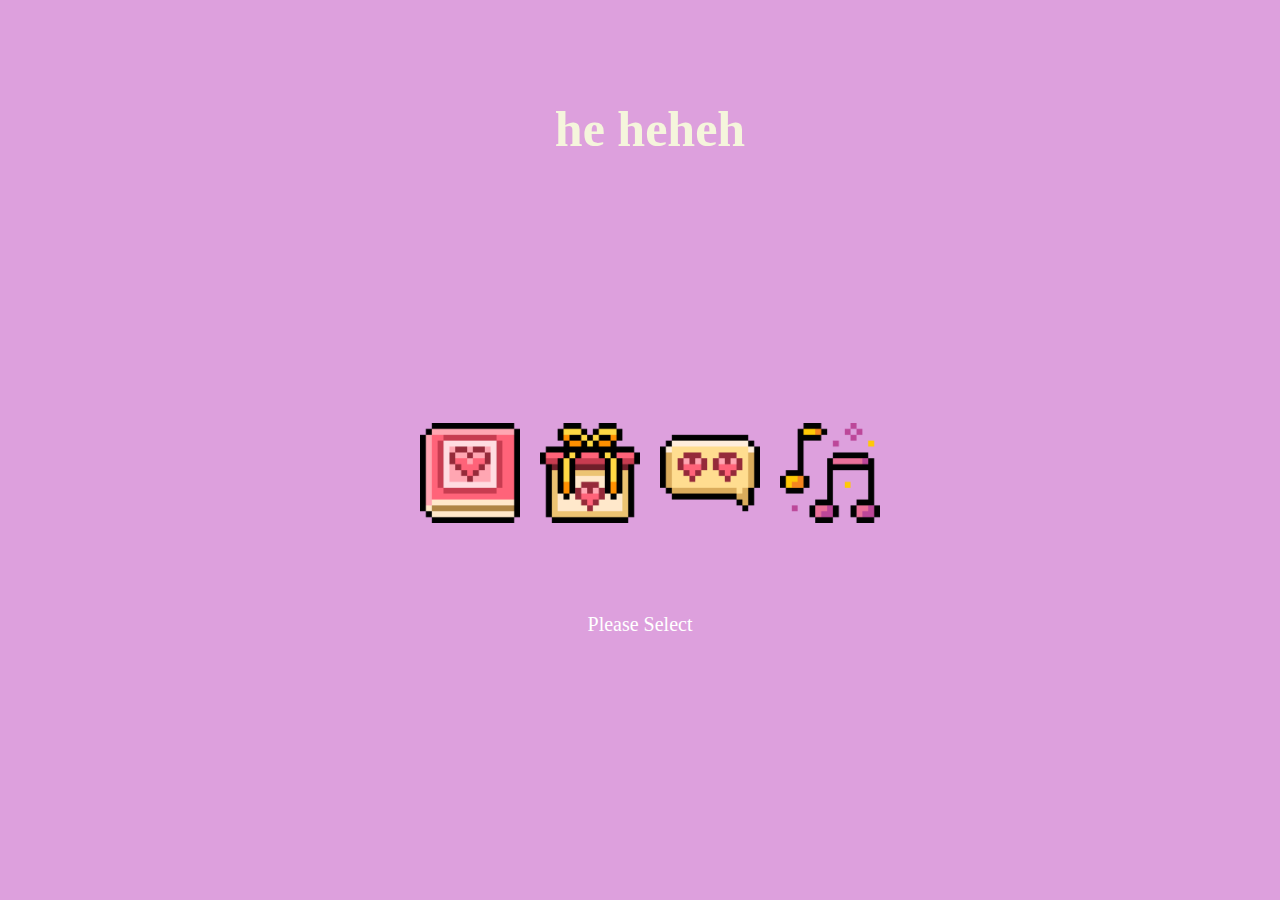
<file: index.html>
<!DOCTYPE html>
<html lang="en">
<head>
    <meta charset="UTF-8">
    <meta name="viewport" content="width=device-width, initial-scale=1.0">
    <title>Document</title>
    <link rel="stylesheet" href = "./stylepg2.css">
</head>
<body>
<div id="head"><h1>he heheh</h1></div>

<div id="beige">

<div class="white"> 
 <a href="./photobook.html" > <img src="photo-book.png" id="photo-book" ></a>
</div>

<div class="blue "> 
  <a href="./gift.html" > <img src="gift-box.png" id="gift-box"></a>
 </div>

<div class="white">
   <a href="./chat.html"> <img  src="chat.png" id="chat"></a>
 </div>

<div class="blue"> 
   <a href="./kanta.html"> <img src="music.png" id="music">
</a>
  </div>
<P>Please Select</P>


</div>



   



    
</body>
</html>
</file>
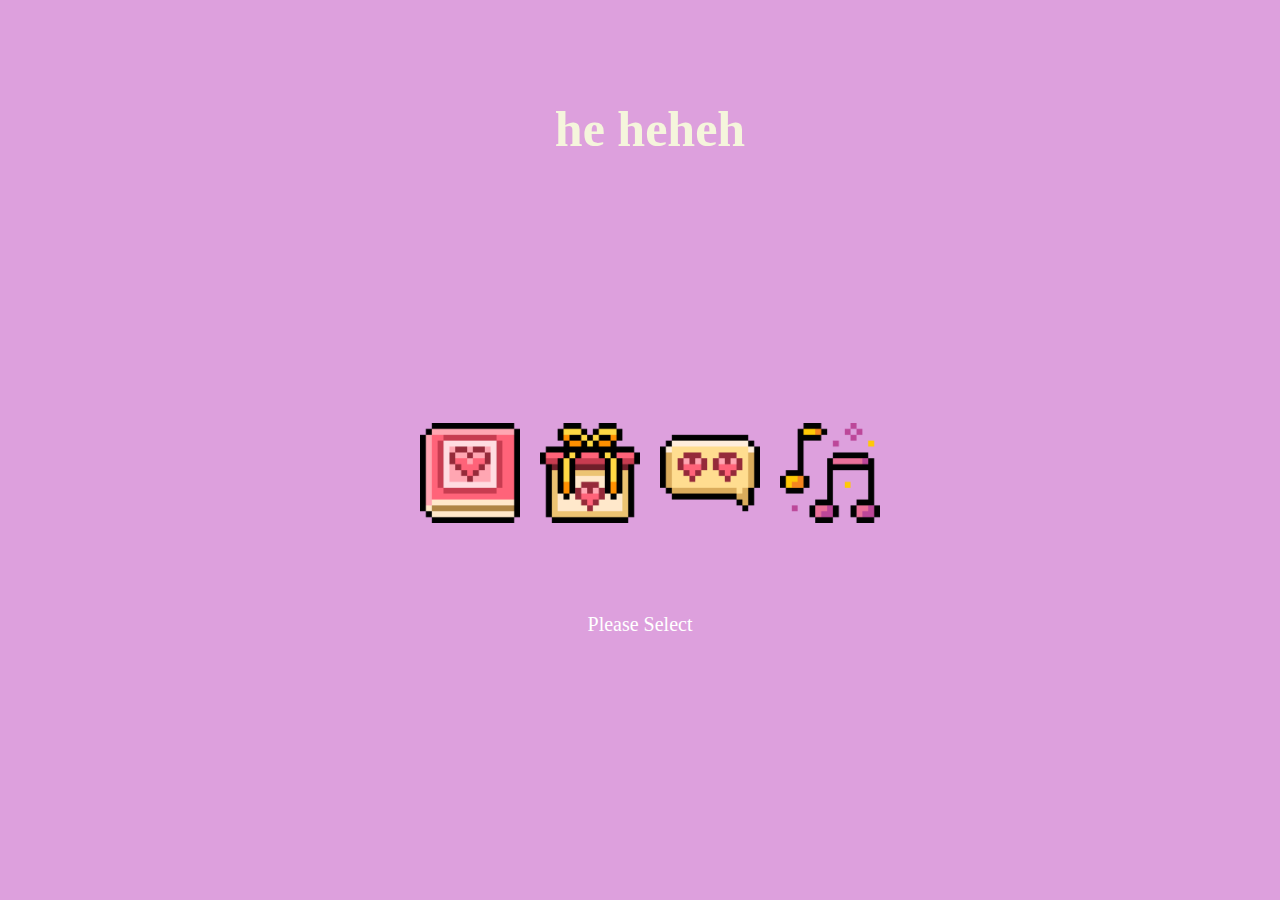
<file: page2/index.html>
<!DOCTYPE html>
<html lang="en">
<head>
    <meta charset="UTF-8">
    <meta name="viewport" content="width=device-width, initial-scale=1.0">
    <title>Document</title>
    <link rel="stylesheet" href = "./stylepg2.css">
</head>
<body>
<div id="head"><h1>he heheh</h1></div>

<div id="beige">

<div class="white"> 
 <a href="./page3/photobook.html" > <img src="photo-book.png" id="photo-book" ></a>
</div>

<div class="blue "> 
  <a href="./page3/gift.html" > <img src="gift-box.png" id="gift-box"></a>
 </div>

<div class="white">
   <a href="./page3/chat.html"> <img  src="chat.png" id="chat"></a>
 </div>

<div class="blue"> 
   <a href="./page3/kanta.html"> <img src="music.png" id="music">
</a>
  </div>
<P>Please Select</P>


</div>



   



    
</body>
</html>
</file>
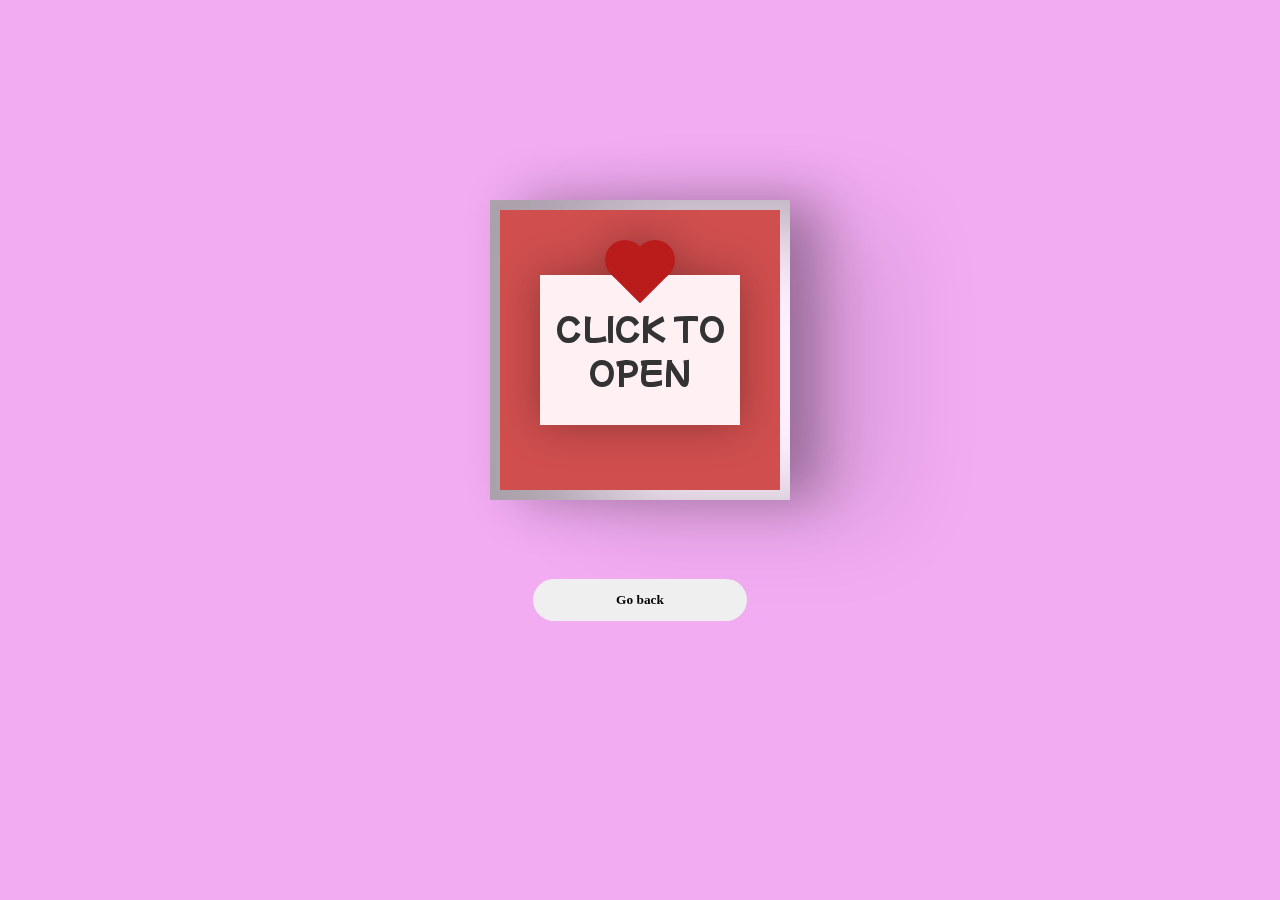
<file: chat.html>
<!DOCTYPE html>
<html lang="en">
<head>
    <meta charset="UTF-8">
    <meta name="viewport" content="width=device-width, initial-scale=1.0">
    <title>Document</title>
    <link rel="stylesheet"  href="./chat.css">
</head>
<body>
    <div class="valentine-day-card">
        <input id="open" type="checkbox">
        <label for="open" class="open"></label>
        <div class="card-front">
            <div class="note">CLICK TO OPEN</div>
        </div>
        <div class="card-inside">
            <div class="text-one">Happy</div>
            <div class="heart"></div>
            <div class="smile"></div>
            <div class="eyes"></div>

        </div>
    </div>
    <button id="redirectbutton">Go back</button>
</body>
<script>
    addEventListener("DOMContentLoaded",function(){
        document.getElementById("redirectbutton").addEventListener("click",function(){
            window.location.href="./index.html"
        });
    });

</script>
</html>
</file>
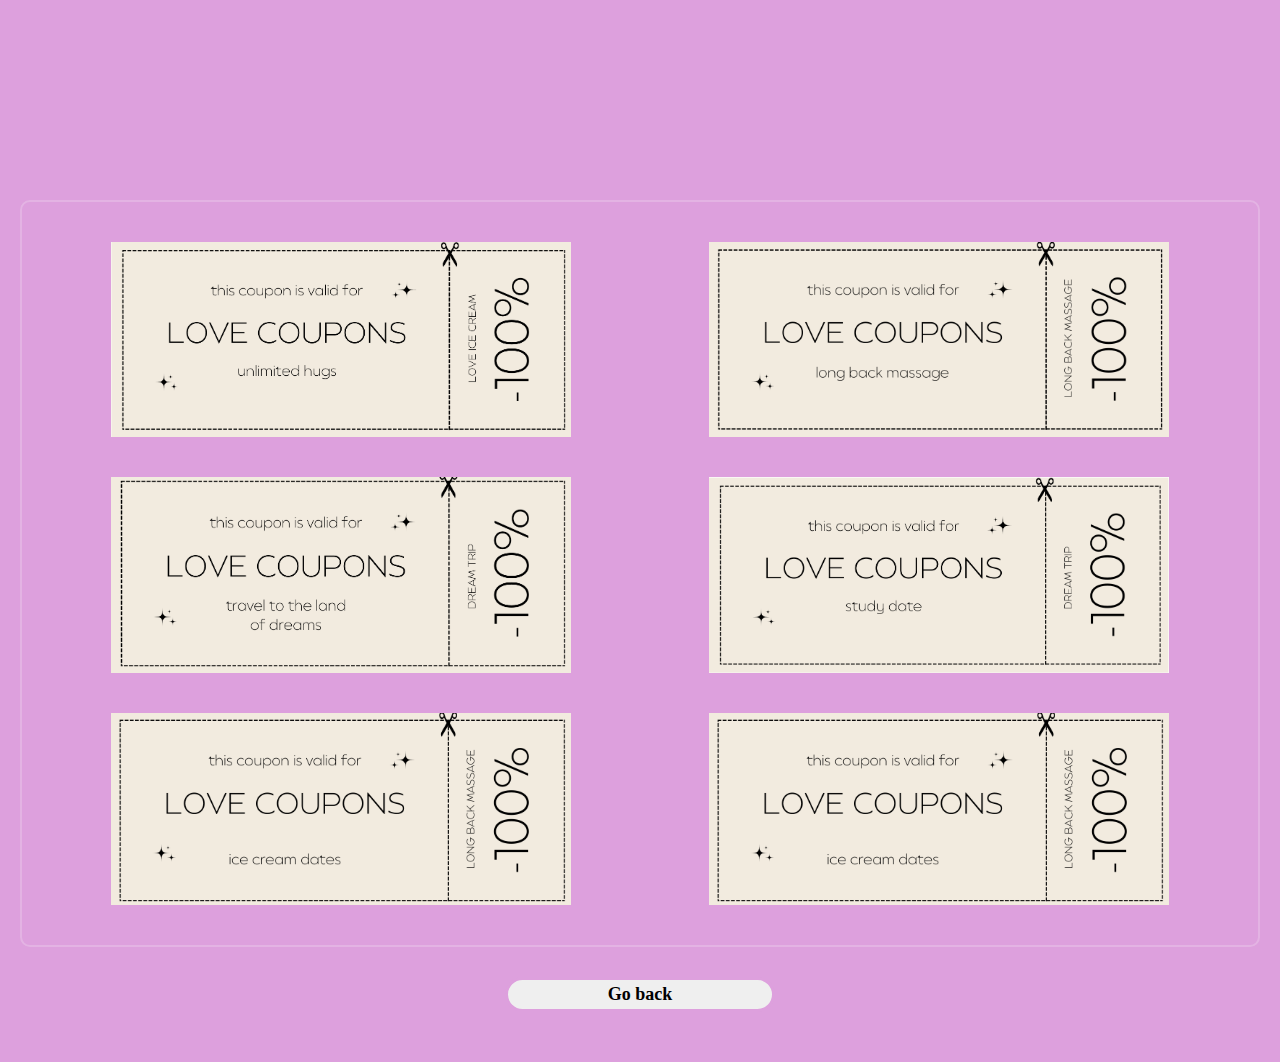
<file: gift.html>
<!DOCTYPE html>
<html lang="en">
<head>
    <meta charset="UTF-8">
    <meta name="viewport" content="width=device-width, initial-scale=1.0">
    <title>Document</title>
    <link rel="stylesheet" href="kyopon.css">
</head>
<body>
    <div id="container">
        <img src="./1.png" alt="">
        <img src="./Coupon2.png" alt="">
        <img src="./Coupon3.png" alt="">
        <img src="./Coupon 4.png" alt="">
        <img src="./Coupon 5.png" alt="">
        <img src="./Coupon 6.png" alt="">
    </div>
    <div>
        <button id="redirectbutton" >Go back</button>
    </div>
            
<script >
    document.addEventListener("DOMContentLoaded", function(){
        document.getElementById("redirectbutton").addEventListener("click",function(){
            window.location.href= "./index.html";
        });  
    });
    </script>

</body>
</html>
</file>
<file: stylepg2.css>
*{
    padding: 0;
    margin: 0;
    box-sizing:border-box;
}


body{
    background-color: plum;
    background-repeat: no-repeat;
    background-position: center;
    background-attachment: fixed;
    background-size: cover;
    display: flex;
    justify-content: center;
    align-items: center;
}

#head{
    background-color: none;
    margin-top:100px ;
    margin-left: 20px;
}
h1{
    color:beige;
    font-size: 50px;
    transition-duration: 0.2s;
    font-family:cursive;
}
h1:hover{
color:violet;

}
#beige{
    background-color:none;
    width:500px;
    height:auto;
    margin-top:100vh;
    display: flex;
    flex-wrap:wrap;
    padding:10px 10px;
    justify-content: center;
    position:absolute;
    
}
.white{
    background-color: transparent;
    width: 100px;
    height:100px;
    margin-left: 20px;
    position: relative;
    align-items: center;
}
.blue{
    background-color:transparent;
    height:100px;
    width: 100px;
    margin-left: 20px;
    
}
#photo-book{
    height: 100%;
    transition-duration: 0.2s;
    cursor: pointer;
    position: relative;
  
    
}
#photo-book:hover{
    height:103%;
    width:103%;
  

}
#gift-box{
    height:100%;
    transition-duration: 0.2s;
    cursor: pointer;
   
}
#gift-box:hover{
    height:103%;

}
#chat{
    height: 100%;
    transition-duration: 0.2s;
    cursor: pointer;
}
#chat:hover{
    height:103%;
}
#music{
    height:100%;
    transition-duration: 0.2s;
    cursor: pointer;
}
#music:hover{
    height:103%;
}
p{
    font-weight: 20px;
    font-family: cursive;
    font-size: 20px;
    color: #fff;
    margin-top: 10vh;
    transition-duration: 0.2s;
}
p:hover{
color:blue
}
</file>
<file: page2/stylepg2.css>
*{
    padding: 0;
    margin: 0;
    box-sizing:border-box;
}


body{
    background-color: plum;
    background-repeat: no-repeat;
    background-position: center;
    background-attachment: fixed;
    background-size: cover;
    display: flex;
    justify-content: center;
    align-items: center;
}

#head{
    background-color: none;
    margin-top:100px ;
    margin-left: 20px;
}
h1{
    color:beige;
    font-size: 50px;
    transition-duration: 0.2s;
    font-family:cursive;
}
h1:hover{
color:violet;

}
#beige{
    background-color:none;
    width:500px;
    height:auto;
    margin-top:100vh;
    display: flex;
    flex-wrap:wrap;
    padding:10px 10px;
    justify-content: center;
    position:absolute;
    
}
.white{
    background-color: transparent;
    width: 100px;
    height:100px;
    margin-left: 20px;
    position: relative;
    align-items: center;
}
.blue{
    background-color:transparent;
    height:100px;
    width: 100px;
    margin-left: 20px;
    
}
#photo-book{
    height: 100%;
    transition-duration: 0.2s;
    cursor: pointer;
    position: relative;
  
    
}
#photo-book:hover{
    height:103%;
    width:103%;
  

}
#gift-box{
    height:100%;
    transition-duration: 0.2s;
    cursor: pointer;
   
}
#gift-box:hover{
    height:103%;

}
#chat{
    height: 100%;
    transition-duration: 0.2s;
    cursor: pointer;
}
#chat:hover{
    height:103%;
}
#music{
    height:100%;
    transition-duration: 0.2s;
    cursor: pointer;
}
#music:hover{
    height:103%;
}
p{
    font-weight: 20px;
    font-family: cursive;
    font-size: 20px;
    color: #fff;
    margin-top: 10vh;
    transition-duration: 0.2s;
}
p:hover{
color:blue
}
</file>
<file: chat.css>
@import url('https://fonts.googleapis.com/css2?family=Mochiy+Pop+P+One&display=swap');



 
body{ 
    background-color: #f2acf2;
    background-repeat: no-repeat;
    background-position: center;
    background-attachment: fixed;
    background-size: cover;
    display: flex;
    flex-wrap: wrap;
    align-items: center;
    justify-content: center;
    font-family: "Mochiy Pop P One", sans-serif;
    margin-top:200px;
}
input#open{
    display:none;


}
.valentine-day-card{
    position:relative;
    width:300px;
    height:300px;
    transform-style: preserve-3d;
    transform: perspective(2500px);
    transition: .3s;
}
.card-front{
    position:relative;
    background: color #fff0f3;
    width:300px;
    height:300px;
    transform-origin: left;
    box-shadow: inset 100px 20px 100px rgba(0,0,0,.15),30px 0 
    50px rgba(0,0,0,.3);
    transition: .3s;

}
.card-front::before{
    content:'';
    position:absolute;
    width:280px;
    height:280px;
    background-color: #d04e4e;
    top:10px;
    left:10px;
}
.card-inside{
    position:absolute;
    background-color: #fff0ff;
    width:300px;
    height:300px;
    z-index:-1;
    left:0;
    top:0;
    box-shadow: inset 100px 20px 100px rgba(0,0,0,.22), 100px 20px
    100px rgba(0,0,0,0.1);
}
.open{
    position:absolute;
    width:300px;
    height:300px;
    left:0;
    top:0;
    background-color: transparent;
     z-index:7;
     cursor:pointer;
}
#open:checked ~ .card-front{
    transform:rotateY(-155deg);
    box-shadow:inset 100px 20px 100px rgba(0,0,0,.13), 30px 0
    50px rgba(0,0,0,0.1);
}
#open:checked ~ .card-front:before{
z-index:5;
background-color: #fff0f3;
width:300px;
height:300px;
top:0;
left:0;
box-shadow: inset 100px 20px 100px rgba(0,0,0,0.1), 30px 0
50px rgba(0,0,0,0.1);
}
.note{
    position: relative;
    width:200px;
    height:150px;
    top:75px;
    left:50px;
    color: #333;
    background-color: #fff0f3;
    font-size: 30px;
    display: flex;
    align-items: center;
    text-align: center;
    filter: drop-shadow(0 0 20px rgba(0,0,0,0.3));
}
.note:before , .note:after{
    content:"";
    position: absolute;
    background-color: #ba1c1c;
    width: 40px;
    height: 40px;
}
.note:before{
    transform: rotate(-45deg);
    top:-20px;
    left:80px;
}
.note:after{
    border-radius: 50%;
    top:-35px;
    left:65px;
    box-shadow: 30px 0 #ba1c1c;

}
.text-one{
    position: absolute;
    color:#333;
    font-size: 30px;
    top:30px;
    width: 300px;
    text-align: center;

}
.text-one:before, .text-one:after{
    position: absolute;
    left: 5px;
    text-align: center;
    width:300px;
}/*change letter*/
.text-one:before{
    content:"Valentine's";
    top:30px;
    color:#d04e4e
}
.text-one:after{
    content:"day";
    top:60px;
}
.heart{
    position: relative;
    background-color: #d04e4e;
    height: 60px;
    width: 60px;
    top:180px;
    left: 120px;
    transform: rotate(-45deg);
    animation: beat .8s infinite;
}
.heart:before,.heart:after{
    content:"";
    position: absolute;
    border-radius: 50%;
    height: 60px;
    width:60px;
    background-color: #d04e4e;
}
.heart:before{
top:-30px;
left:0;
}
.heart:after{
    left:30px;
    top:0;
}
.smile{
    position:absolute;
    width:30px;
    height:15px;
    background-color: #333;
    z-index:1;
    border-radius:0 0 100px 100px;
    top:200px;
    left:135px;
    overflow:hidden;
}
.smile:before{
    content:"";
    position: absolute;
    border-radius: 50%;
    width:20px;
    height:20px;
    background-color: #030203;
    top:5px;
    left:5px;

}
.eyes{
    position: absolute;
    border-radius: 50%;
    background-color: #333;
    width:10px;
    height:10px;
    z-index:1;
    top:190px;
    left:165px;
    box-shadow: -40px 0 #333;
    transform-origin: 50%;
    animation: :close 2s infinite;
}
@keyframes close{
    0%, 100% {transform: scale(1,0.5);}
    5%, 95% {transform: :scale(1,1);}
    
}
@keyframes beat{
    0%, 40%, 100% {transform: :scale(1) rotate(-45deg);}
    25%, 60% {transform:scale(1.1) rotate(-45deg)}
}
button{
    margin-top:500px;
    position: absolute;
    padding:10px 80px;
    border-radius: 25px;
    border: solid transparent;
    outline: none;
    font-family: cursive;
    font-weight:bolder;
    transition: 0.5s;
    cursor:pointer ;
}
button:hover{
    background-color:  #d04e4e;
}
</file>
<file: kyopon.css>
*{
    padding: 0;
    margin: 0;
    box-sizing:border-box;
}

 
body{ 
    background-color: plum;
    background-repeat: no-repeat;
    background-position: center;
    background-attachment: fixed;
    background-size: cover;
    display: flex;
    flex-wrap: wrap;
    align-items: center;
    justify-content: center;
}
#container{
    position: relative;
    background-color: aqua;
    padding:20px;
    margin-top: 200px;
    margin-left:20px;
    margin-right:20px;
    display: flex;
    flex-wrap: wrap;
    margin-top: 200px;
    width:auto;
    border:2px solid rgba(255,255,255,.2);
 width:auto ;
 backdrop-filter: blur(2px);
 background: transparent;
 border-radius: 10px;


}
img{
    width:500px;
    padding:20px 20px ;
    margin-left:auto;
    margin-right:auto;
    transition-duration: 0.2s;
 
}
button{
  
    padding: 0px 100px;
    border-radius: 20px;
    font-family:cursive;
    font-weight:bold;
    font-size: 18px;
    outline :none;
    cursor:pointer;
    border: solid plum;
    height: 35px;
    margin-top:30px;
    margin-bottom: 50px;
    transition-duration: 0.2s;
    

 }
 button:hover{

    background-color: plum;
 }
</file>
